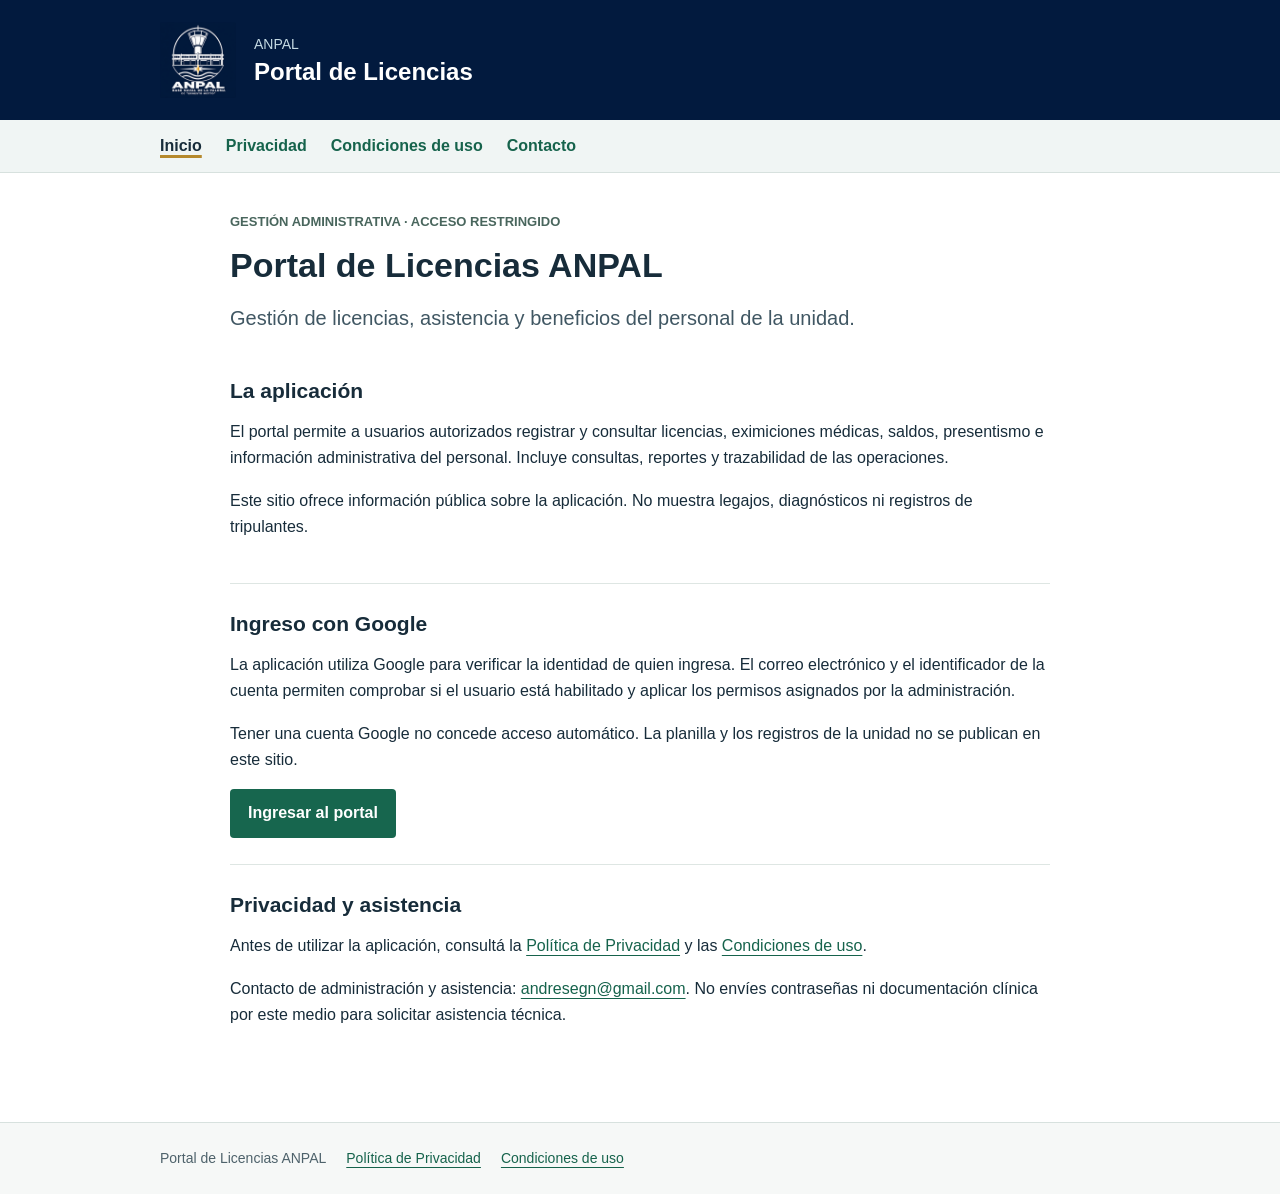
<file: index.html>
<!doctype html>
<html lang="es">
<head>
  <meta charset="utf-8">
  <meta name="viewport" content="width=device-width, initial-scale=1">
  <meta name="description" content="Informacion y contacto del Portal de Licencias ANPAL, una herramienta de acceso restringido para la gestion de licencias y asistencia.">
  <title>Portal de Licencias ANPAL</title>
  <link rel="stylesheet" href="styles.css">
</head>
<body>
  <a class="skip" href="#contenido">Ir al contenido</a>
  <header class="masthead"><div class="shell brand"><img src="anpal-logo.png" alt="ANPAL" width="76" height="76"><div><span>ANPAL</span><strong>Portal de Licencias</strong></div></div></header>
  <nav aria-label="Navegacion principal"><div class="shell links"><a href="index.html" aria-current="page">Inicio</a><a href="privacidad.html">Privacidad</a><a href="condiciones.html">Condiciones de uso</a><a href="mailto:andresegn@gmail.com">Contacto</a></div></nav>
  <main id="contenido" class="shell document">
    <p class="eyebrow">GESTI&Oacute;N ADMINISTRATIVA &middot; ACCESO RESTRINGIDO</p>
    <h1>Portal de Licencias ANPAL</h1>
    <p class="lead">Gesti&oacute;n de licencias, asistencia y beneficios del personal de la unidad.</p>
    <section><h2>La aplicaci&oacute;n</h2><p>El portal permite a usuarios autorizados registrar y consultar licencias, eximiciones m&eacute;dicas, saldos, presentismo e informaci&oacute;n administrativa del personal. Incluye consultas, reportes y trazabilidad de las operaciones.</p><p>Este sitio ofrece informaci&oacute;n p&uacute;blica sobre la aplicaci&oacute;n. No muestra legajos, diagn&oacute;sticos ni registros de tripulantes.</p></section>
    <section><h2>Ingreso con Google</h2><p>La aplicaci&oacute;n utiliza Google para verificar la identidad de quien ingresa. El correo electr&oacute;nico y el identificador de la cuenta permiten comprobar si el usuario est&aacute; habilitado y aplicar los permisos asignados por la administraci&oacute;n.</p><p>Tener una cuenta Google no concede acceso autom&aacute;tico. La planilla y los registros de la unidad no se publican en este sitio.</p><a class="access" href="https://script.google.com/macros/s/AKfycbw0qgF8TmUtDa80j97YHmfPgRUBrBMy40QDhOd4I0QiERhl0VLnv7TRSmTpU8L2B2q0/exec" rel="noreferrer">Ingresar al portal</a></section>
    <section><h2>Privacidad y asistencia</h2><p>Antes de utilizar la aplicaci&oacute;n, consult&aacute; la <a href="privacidad.html">Pol&iacute;tica de Privacidad</a> y las <a href="condiciones.html">Condiciones de uso</a>.</p><p>Contacto de administraci&oacute;n y asistencia: <a href="mailto:andresegn@gmail.com">andresegn@gmail.com</a>. No env&iacute;es contrase&ntilde;as ni documentaci&oacute;n cl&iacute;nica por este medio para solicitar asistencia t&eacute;cnica.</p></section>
  </main>
  <footer><div class="shell"><span>Portal de Licencias ANPAL</span><a href="privacidad.html">Pol&iacute;tica de Privacidad</a><a href="condiciones.html">Condiciones de uso</a></div></footer>
</body>
</html>
</file>
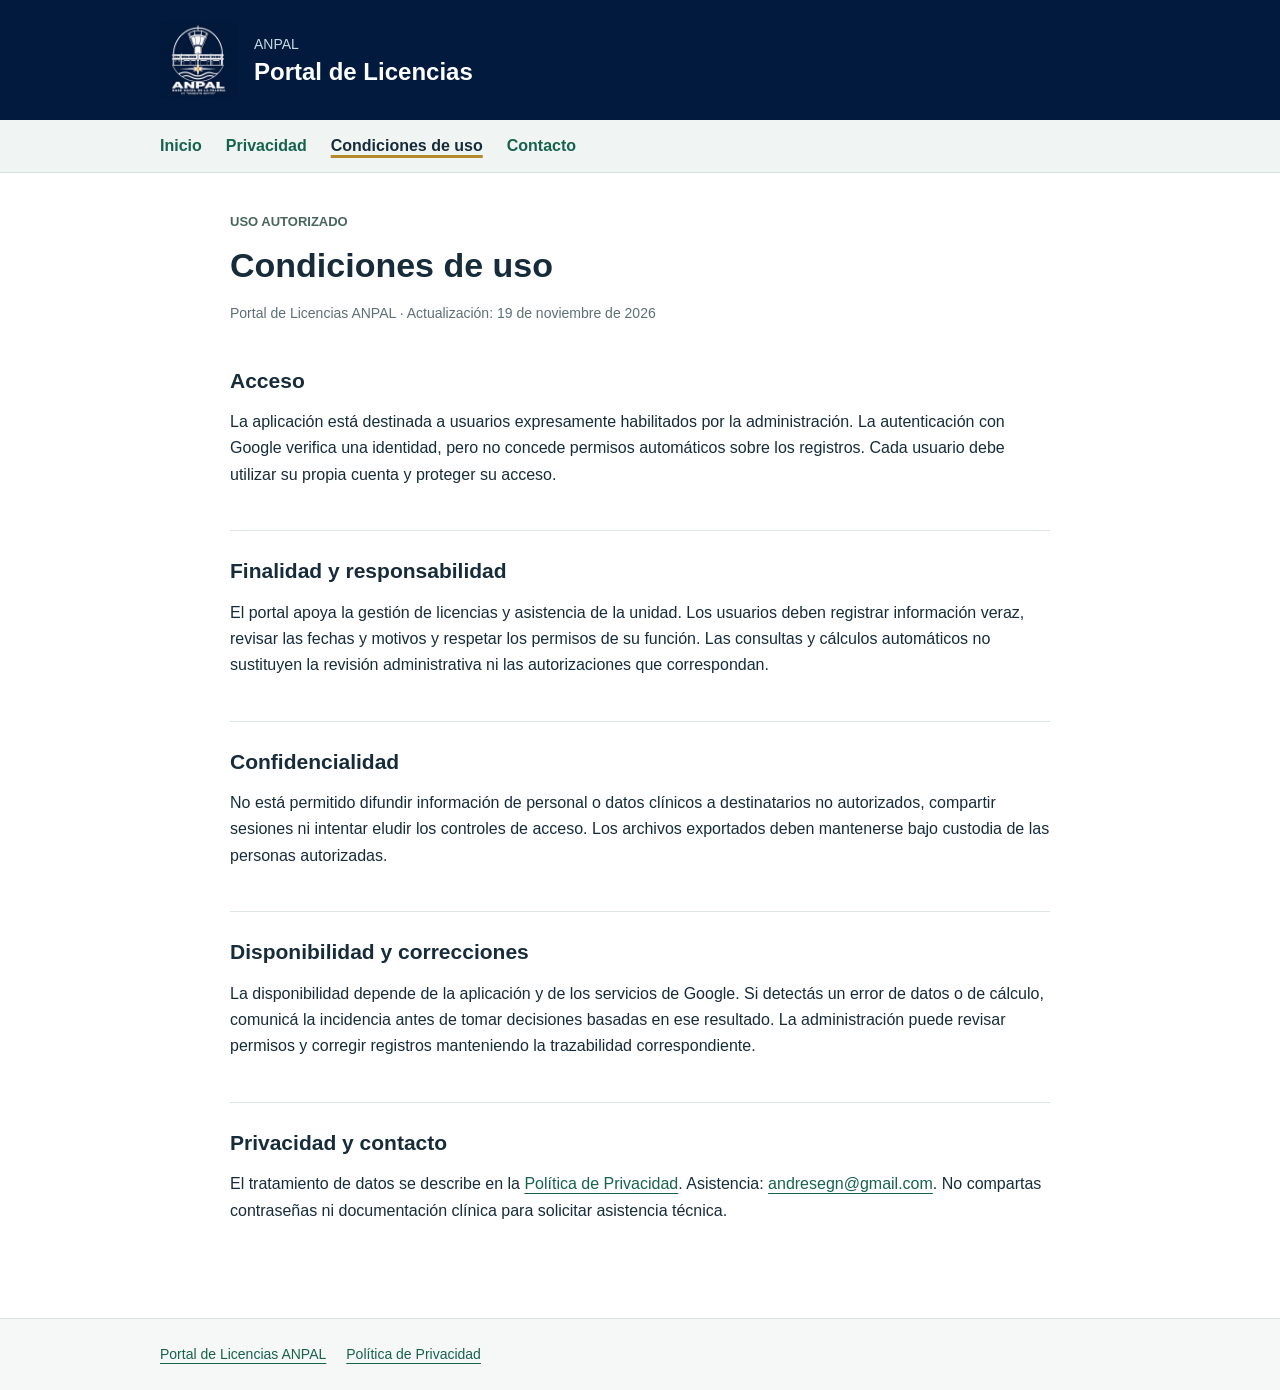
<file: condiciones.html>
<!doctype html>
<html lang="es">
<head><meta charset="utf-8"><meta name="viewport" content="width=device-width, initial-scale=1"><meta name="description" content="Condiciones de uso del Portal de Licencias ANPAL."><title>Condiciones de uso | Portal de Licencias ANPAL</title><link rel="stylesheet" href="styles.css"></head>
<body>
  <a class="skip" href="#contenido">Ir al contenido</a>
  <header class="masthead"><div class="shell brand"><img src="anpal-logo.png" alt="ANPAL" width="76" height="76"><div><span>ANPAL</span><strong>Portal de Licencias</strong></div></div></header>
  <nav aria-label="Navegacion principal"><div class="shell links"><a href="index.html">Inicio</a><a href="privacidad.html">Privacidad</a><a href="condiciones.html" aria-current="page">Condiciones de uso</a><a href="mailto:andresegn@gmail.com">Contacto</a></div></nav>
  <main id="contenido" class="shell document"><p class="eyebrow">USO AUTORIZADO</p><h1>Condiciones de uso</h1><p class="updated">Portal de Licencias ANPAL &middot; Actualizaci&oacute;n: 19 de noviembre de 2026</p>
    <section><h2>Acceso</h2><p>La aplicaci&oacute;n est&aacute; destinada a usuarios expresamente habilitados por la administraci&oacute;n. La autenticaci&oacute;n con Google verifica una identidad, pero no concede permisos autom&aacute;ticos sobre los registros. Cada usuario debe utilizar su propia cuenta y proteger su acceso.</p></section>
    <section><h2>Finalidad y responsabilidad</h2><p>El portal apoya la gesti&oacute;n de licencias y asistencia de la unidad. Los usuarios deben registrar informaci&oacute;n veraz, revisar las fechas y motivos y respetar los permisos de su funci&oacute;n. Las consultas y c&aacute;lculos autom&aacute;ticos no sustituyen la revisi&oacute;n administrativa ni las autorizaciones que correspondan.</p></section>
    <section><h2>Confidencialidad</h2><p>No est&aacute; permitido difundir informaci&oacute;n de personal o datos cl&iacute;nicos a destinatarios no autorizados, compartir sesiones ni intentar eludir los controles de acceso. Los archivos exportados deben mantenerse bajo custodia de las personas autorizadas.</p></section>
    <section><h2>Disponibilidad y correcciones</h2><p>La disponibilidad depende de la aplicaci&oacute;n y de los servicios de Google. Si detect&aacute;s un error de datos o de c&aacute;lculo, comunic&aacute; la incidencia antes de tomar decisiones basadas en ese resultado. La administraci&oacute;n puede revisar permisos y corregir registros manteniendo la trazabilidad correspondiente.</p></section>
    <section><h2>Privacidad y contacto</h2><p>El tratamiento de datos se describe en la <a href="privacidad.html">Pol&iacute;tica de Privacidad</a>. Asistencia: <a href="mailto:andresegn@gmail.com">andresegn@gmail.com</a>. No compartas contrase&ntilde;as ni documentaci&oacute;n cl&iacute;nica para solicitar asistencia t&eacute;cnica.</p></section>
  </main><footer><div class="shell"><a href="index.html">Portal de Licencias ANPAL</a><a href="privacidad.html">Pol&iacute;tica de Privacidad</a></div></footer>
</body></html>
</file>
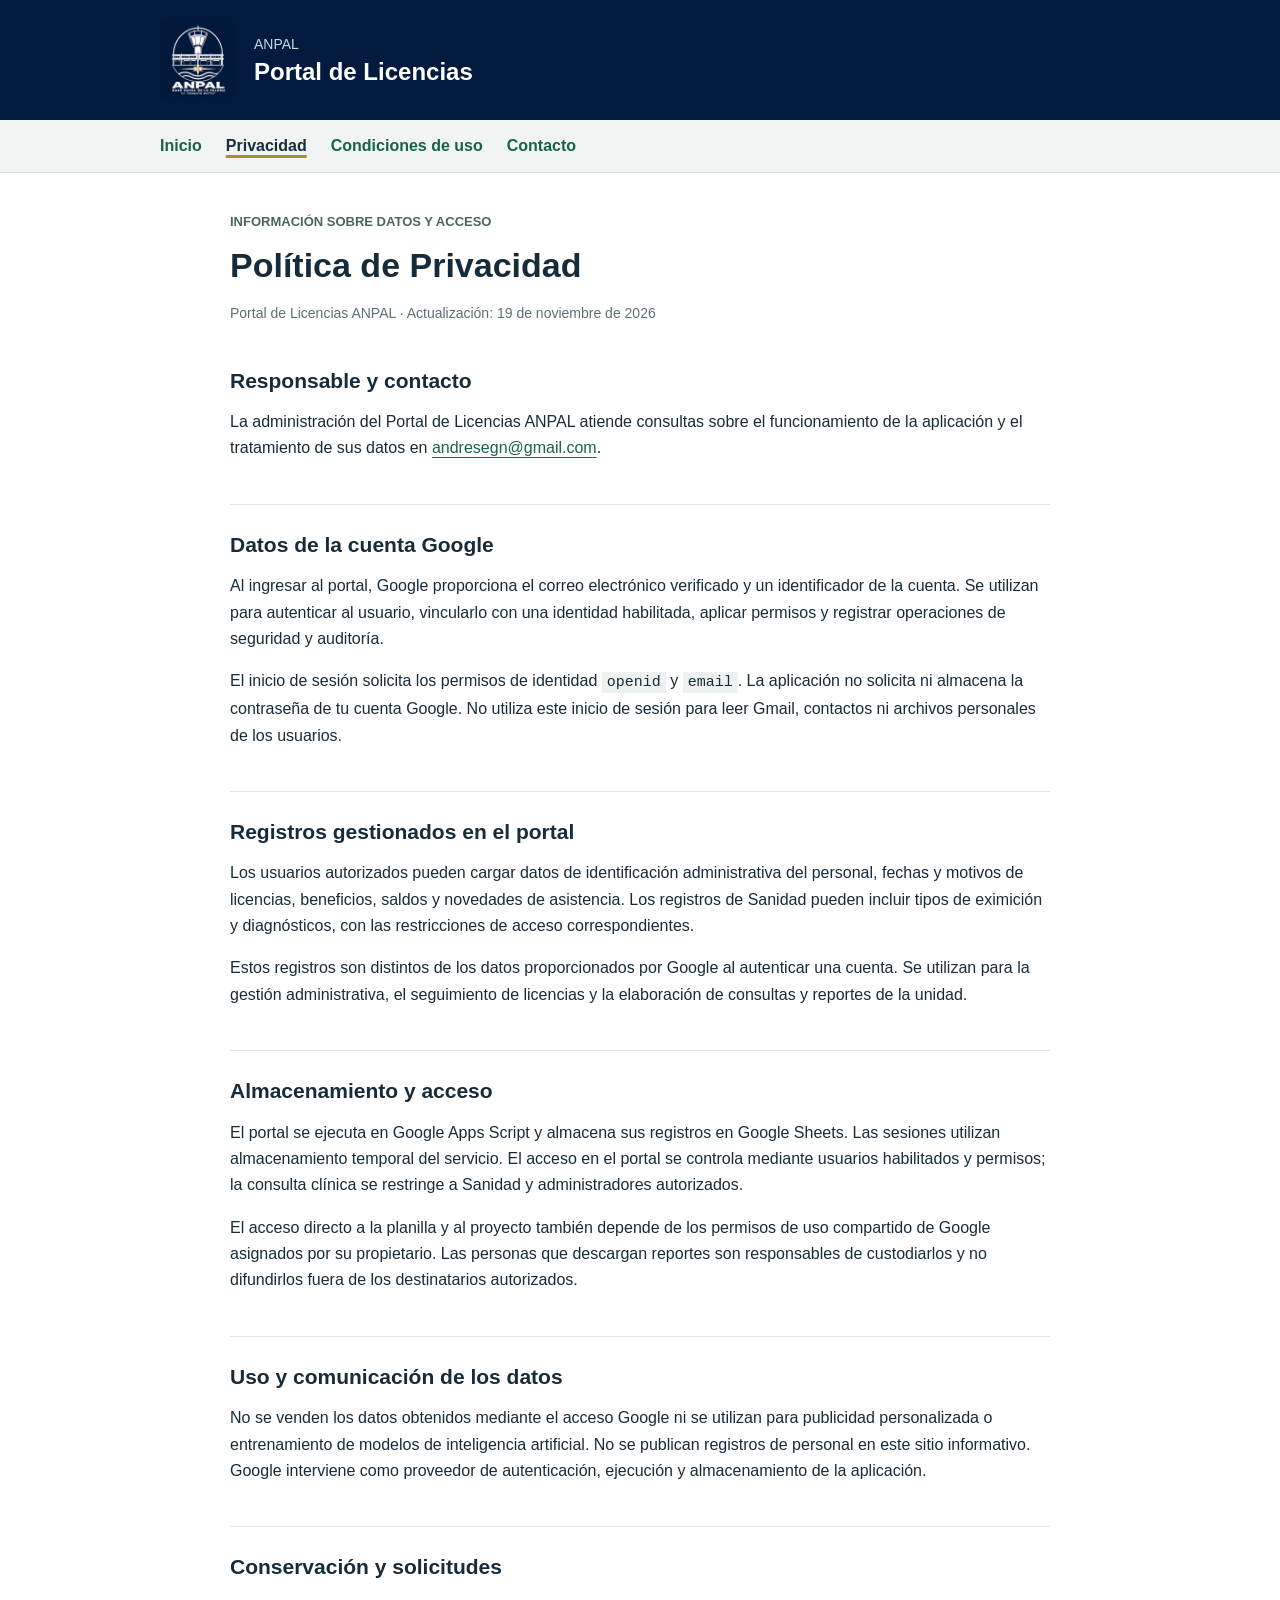
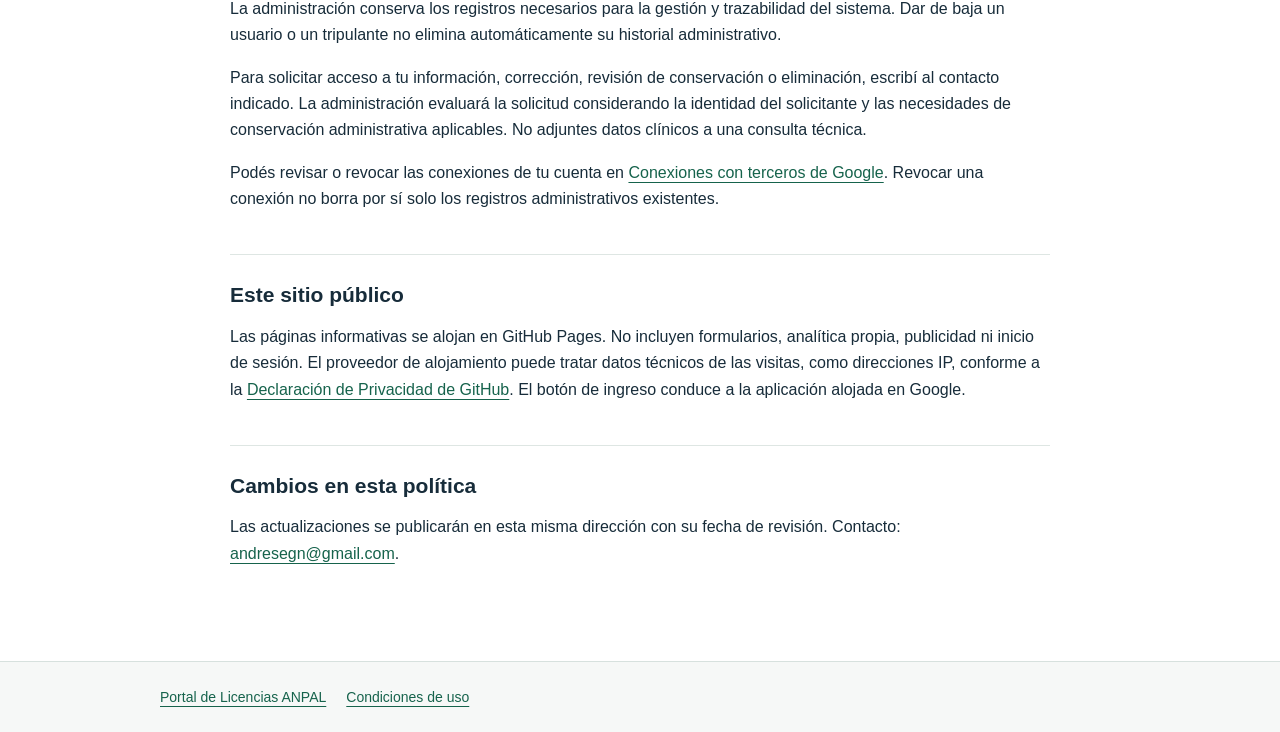
<file: privacidad.html>
<!doctype html>
<html lang="es">
<head><meta charset="utf-8"><meta name="viewport" content="width=device-width, initial-scale=1"><meta name="description" content="Politica de privacidad del Portal de Licencias ANPAL."><title>Pol&iacute;tica de Privacidad | Portal de Licencias ANPAL</title><link rel="stylesheet" href="styles.css"></head>
<body>
  <a class="skip" href="#contenido">Ir al contenido</a>
  <header class="masthead"><div class="shell brand"><img src="anpal-logo.png" alt="ANPAL" width="76" height="76"><div><span>ANPAL</span><strong>Portal de Licencias</strong></div></div></header>
  <nav aria-label="Navegacion principal"><div class="shell links"><a href="index.html">Inicio</a><a href="privacidad.html" aria-current="page">Privacidad</a><a href="condiciones.html">Condiciones de uso</a><a href="mailto:andresegn@gmail.com">Contacto</a></div></nav>
  <main id="contenido" class="shell document">
    <p class="eyebrow">INFORMACI&Oacute;N SOBRE DATOS Y ACCESO</p><h1>Pol&iacute;tica de Privacidad</h1><p class="updated">Portal de Licencias ANPAL &middot; Actualizaci&oacute;n: 19 de noviembre de 2026</p>
    <section><h2>Responsable y contacto</h2><p>La administraci&oacute;n del Portal de Licencias ANPAL atiende consultas sobre el funcionamiento de la aplicaci&oacute;n y el tratamiento de sus datos en <a href="mailto:andresegn@gmail.com">andresegn@gmail.com</a>.</p></section>
    <section><h2>Datos de la cuenta Google</h2><p>Al ingresar al portal, Google proporciona el correo electr&oacute;nico verificado y un identificador de la cuenta. Se utilizan para autenticar al usuario, vincularlo con una identidad habilitada, aplicar permisos y registrar operaciones de seguridad y auditor&iacute;a.</p><p>El inicio de sesi&oacute;n solicita los permisos de identidad <code>openid</code> y <code>email</code>. La aplicaci&oacute;n no solicita ni almacena la contrase&ntilde;a de tu cuenta Google. No utiliza este inicio de sesi&oacute;n para leer Gmail, contactos ni archivos personales de los usuarios.</p></section>
    <section><h2>Registros gestionados en el portal</h2><p>Los usuarios autorizados pueden cargar datos de identificaci&oacute;n administrativa del personal, fechas y motivos de licencias, beneficios, saldos y novedades de asistencia. Los registros de Sanidad pueden incluir tipos de eximici&oacute;n y diagn&oacute;sticos, con las restricciones de acceso correspondientes.</p><p>Estos registros son distintos de los datos proporcionados por Google al autenticar una cuenta. Se utilizan para la gesti&oacute;n administrativa, el seguimiento de licencias y la elaboraci&oacute;n de consultas y reportes de la unidad.</p></section>
    <section><h2>Almacenamiento y acceso</h2><p>El portal se ejecuta en Google Apps Script y almacena sus registros en Google Sheets. Las sesiones utilizan almacenamiento temporal del servicio. El acceso en el portal se controla mediante usuarios habilitados y permisos; la consulta cl&iacute;nica se restringe a Sanidad y administradores autorizados.</p><p>El acceso directo a la planilla y al proyecto tambi&eacute;n depende de los permisos de uso compartido de Google asignados por su propietario. Las personas que descargan reportes son responsables de custodiarlos y no difundirlos fuera de los destinatarios autorizados.</p></section>
    <section><h2>Uso y comunicaci&oacute;n de los datos</h2><p>No se venden los datos obtenidos mediante el acceso Google ni se utilizan para publicidad personalizada o entrenamiento de modelos de inteligencia artificial. No se publican registros de personal en este sitio informativo. Google interviene como proveedor de autenticaci&oacute;n, ejecuci&oacute;n y almacenamiento de la aplicaci&oacute;n.</p></section>
    <section><h2>Conservaci&oacute;n y solicitudes</h2><p>La administraci&oacute;n conserva los registros necesarios para la gesti&oacute;n y trazabilidad del sistema. Dar de baja un usuario o un tripulante no elimina autom&aacute;ticamente su historial administrativo.</p><p>Para solicitar acceso a tu informaci&oacute;n, correcci&oacute;n, revisi&oacute;n de conservaci&oacute;n o eliminaci&oacute;n, escrib&iacute; al contacto indicado. La administraci&oacute;n evaluar&aacute; la solicitud considerando la identidad del solicitante y las necesidades de conservaci&oacute;n administrativa aplicables. No adjuntes datos cl&iacute;nicos a una consulta t&eacute;cnica.</p><p>Pod&eacute;s revisar o revocar las conexiones de tu cuenta en <a href="https://myaccount.google.com/connections" rel="noreferrer">Conexiones con terceros de Google</a>. Revocar una conexi&oacute;n no borra por s&iacute; solo los registros administrativos existentes.</p></section>
    <section><h2>Este sitio p&uacute;blico</h2><p>Las p&aacute;ginas informativas se alojan en GitHub Pages. No incluyen formularios, anal&iacute;tica propia, publicidad ni inicio de sesi&oacute;n. El proveedor de alojamiento puede tratar datos t&eacute;cnicos de las visitas, como direcciones IP, conforme a la <a href="https://docs.github.com/en/site-policy/privacy-policies/github-general-privacy-statement" rel="noreferrer">Declaraci&oacute;n de Privacidad de GitHub</a>. El bot&oacute;n de ingreso conduce a la aplicaci&oacute;n alojada en Google.</p></section>
    <section><h2>Cambios en esta pol&iacute;tica</h2><p>Las actualizaciones se publicar&aacute;n en esta misma direcci&oacute;n con su fecha de revisi&oacute;n. Contacto: <a href="mailto:andresegn@gmail.com">andresegn@gmail.com</a>.</p></section>
  </main><footer><div class="shell"><a href="index.html">Portal de Licencias ANPAL</a><a href="condiciones.html">Condiciones de uso</a></div></footer>
</body></html>
</file>
<file: styles.css>
:root{color-scheme:light;font-family:Arial,Helvetica,sans-serif;color:#172c3a;background:#fff;font-size:16px;line-height:1.65}*{box-sizing:border-box}body{margin:0}a{color:#16634c;text-underline-offset:4px}a:hover{color:#0c4534}a:focus-visible{outline:3px solid #bd8b28;outline-offset:5px}.shell{width:min(100% - 40px,960px);margin-inline:auto}.masthead{background:#021a3e;color:white}.brand{display:flex;align-items:center;gap:18px;min-height:120px;padding-block:16px}.brand img{object-fit:contain;flex-shrink:0}.brand span{font-size:14px;color:#c5dae3;display:block}.brand strong{display:block;font-size:24px;line-height:1.3}nav{background:#f0f5f4;border-bottom:1px solid #d7e1de}.links{display:flex;gap:24px;flex-wrap:wrap;padding-block:13px}.links a{text-decoration:none;font-weight:600;white-space:normal}.links a[aria-current=page]{color:#172c3a;text-decoration:underline;text-decoration-color:#b5892d;text-decoration-thickness:3px}.document{max-width:820px;padding-block:38px 52px}h1{font-size:34px;line-height:1.2;margin:8px 0 16px;overflow-wrap:anywhere;letter-spacing:0}h2{font-size:21px;line-height:1.35;margin:0 0 14px;letter-spacing:0}p{margin:0 0 16px}.eyebrow{font-size:13px;color:#49665d;font-weight:bold;margin-bottom:12px}.lead{font-size:20px;color:#405763;max-width:700px}.updated{color:#5d6f77;font-size:14px}section{padding-block:26px;border-bottom:1px solid #dee6e3}section:last-child{border-bottom:0}.access{display:inline-block;background:#17664e;color:#fff;padding:11px 18px;font-weight:bold;text-decoration:none;border-radius:4px}.access:hover{background:#104b39;color:#fff}footer{border-top:1px solid #d7e1de;background:#f6f8f7;font-size:14px;color:#4e626b}footer .shell{display:flex;gap:20px;flex-wrap:wrap;padding-block:24px}.skip{position:absolute;left:16px;top:-100px;padding:10px 14px;background:#fff;z-index:2}.skip:focus{top:12px}code{font-size:15px;background:#edf2f0;padding:2px 5px;overflow-wrap:anywhere}main a{overflow-wrap:anywhere}@media(max-width:600px){.shell{width:calc(100% - 32px)}.brand{min-height:100px;gap:12px}.brand strong{font-size:21px}.brand img{width:62px;height:62px}.links{gap:12px 20px}h1{font-size:28px}.document{padding-top:28px}.lead{font-size:18px}section{padding-block:24px}footer .shell{flex-direction:column;gap:10px}}@media print{.masthead{background:white;color:#172c3a}.brand img,nav,.access,footer{display:none}.document{width:100%;padding:0}a{color:inherit}}
</file>
